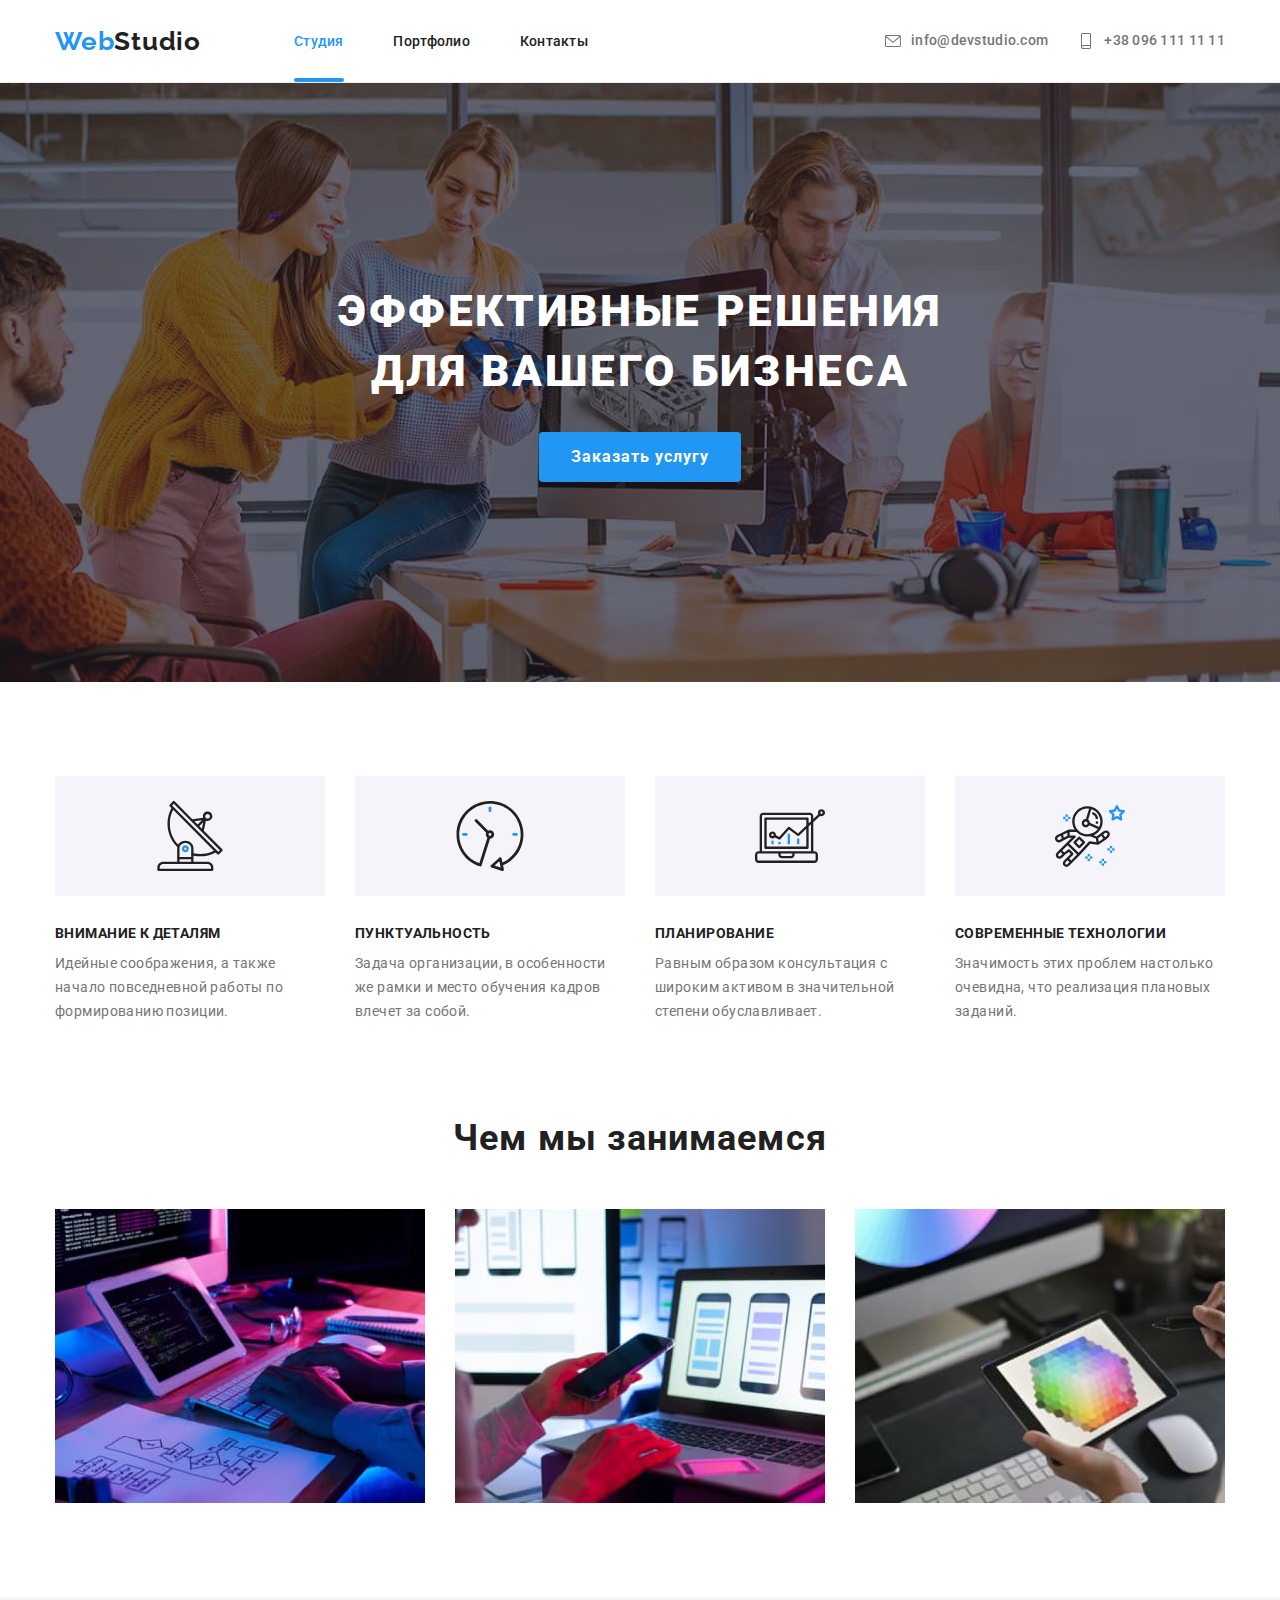
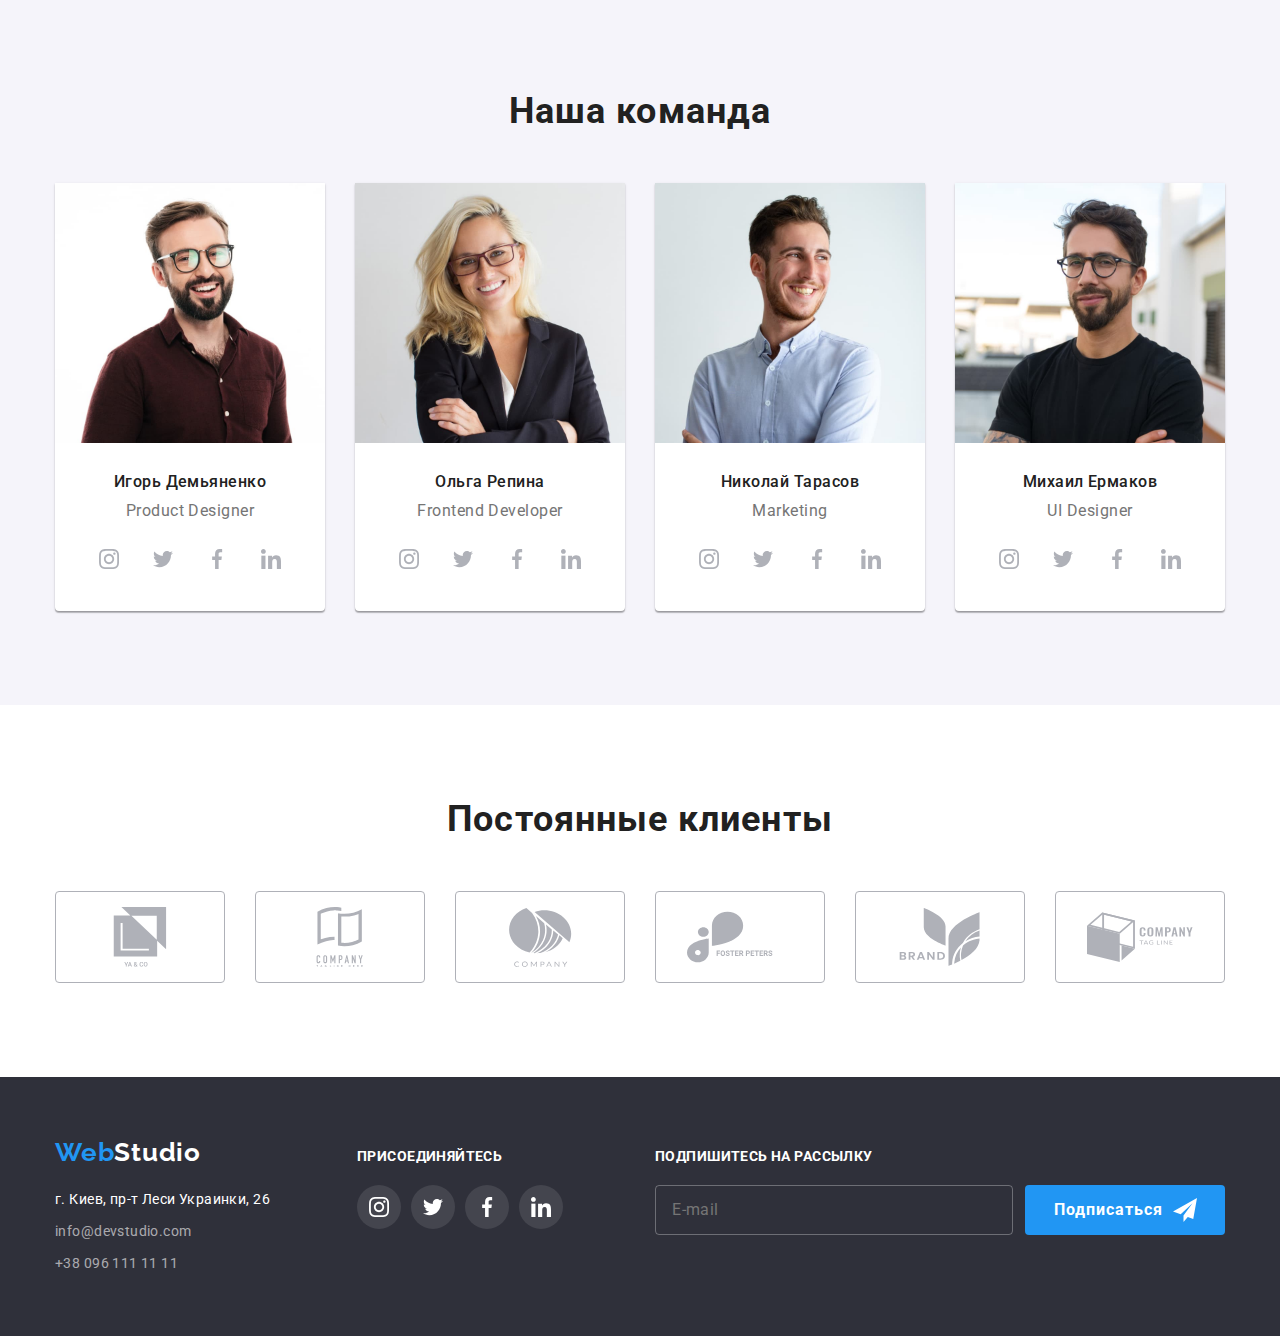
<file: index.html>
<!DOCTYPE html>
<html lang="ru">

<head>
    <meta charset="UTF-8">
    <meta http-equiv="X-UA-Compatible" content="IE=edge">
    <meta name="viewport" content="width=device-width, initial-scale=1.0">
    <link rel="stylesheet" href="./css/modern-normalize.css">
    <link
        href="https://fonts.googleapis.com/css2?family=Raleway:wght@700&family=Roboto:wght@400;500;700;900&display=swap"
        rel="stylesheet">
    <link rel="stylesheet" href="./css/main.min.css">
    <title>Студио</title>
</head>

<body>
    <header class="header">
        <div class="header__container container">
            <nav class="nav">
                <a class="logo link" lang="en" href="./index.html"><span>Web</span>Studio</a>
                <ul class="nav__list list">
                    <li>
                        <a href="./index.html" class="nav__link activ link">Студия
                        </a>
                    </li>
                    <li>
                        <a href="./portfolio.html" class="nav__link link">Портфолио</a>
                    </li>
                    <li>
                        <a href="#contacts" class="nav__link link">Контакты</a>
                    </li>
                </ul>
            </nav>
            <ul class="contacts-list list">
                <li class="contacts-list__item">
                    <a href="mailto:info@devstudio.com" class="contacts-list__link link">info@devstudio.com
                        <svg class="contacts-list__icon">
                            <use href="./images/icons.svg#envelope"></use>
                        </svg>
                    </a>
                </li>
                <li class="contacts-list__item">
                    <a href="tel:+380961111111" class="contacts-list__link link">+38 096 111 11 11
                        <svg class="contacts-list__icon">
                            <use href="./images/icons.svg#smartphone"></use>
                        </svg>
                    </a>
                </li>
            </ul>
            <button class="open-menu__btn" type="button">
                <svg  width="40" height="40" >
                    <use href="./images/icons.svg#icon-menu_40"></use>
                </svg>
            </button>
        </div>
        <!-- MOBILE-MENU -->
        <div class="mob-menu is-hidden">
            <button class="close-menu__btn" type="button">
                <svg width="40" height="40">
                    <use href="./images/icons.svg#icon-close_40"></use>
                </svg>
            </button>
            <div class="mob-menu__container">
                <div class="mobile-top">
                    <ul class="mob-menu__list list">
                        <li class="mob-menu__item">
                            <a href="./index.html" class="mob-menu__link mob-menu__link--activ link">Студия
                            </a>
                        </li>
                        <li class="mob-menu__item">
                            <a href="./portfolio.html" class="mob-menu__link link">Портфолио</a>
                        </li>
                        <li class="mob-menu__item">
                            <a href="#contacts" class="mob-menu__link link">Контакты</a>
                        </li>
                    </ul>
                </div>
            
                <div class="mobile-bottom">
                    <ul class="contacts-menu list">
                        <li class="contacts-menu__list">
                            <a href="tel:+380961111111" class="contacts-menu__tel link">+38 096 111 11 11</a>
                        </li>
                        <li class="contacts-menu__list">
                            <a href="mailto:info@devstudio.com" class="contacts-menu__mail link">info@devstudio.com</a>
                        </li>
                    </ul>

                    <ul class="social-mob-menu list">
                        <li class="social-mob-menu__list">
                            <a href="" class="social-mob-menu__link link">Instagram</a>
                        </li>
                        <li class="social-mob-menu__list">
                            <a href="" class="social-mob-menu__link link">Twitter</a>
                        </li>
                        <li class="social-mob-menu__list">
                            <a href="" class="social-mob-menu__link link">Facebook</a>
                        </li>
                        <li class="social-mob-menu__list">
                            <a href="" class="social-mob-menu__link link">LinkedIn</a>
                        </li>
                    </ul>
                </div>
            </div>
            
        </div>
    </header>

    <main>
        <section class="hero">
            <div class="container">
                <h1 class="hero__title">Эффективные решения для вашего бизнеса</h1>
                <button type="button" class="hero__btn" data-modal-open>Заказать услугу</button>
            </div>
        </section>

        <section class="about">
            <div class="container">
                <h2 class="title" hidden>О нас</h2>
                <ul class="about__list list">
                    <li class="about__item">
                        <div class="about__icons">
                            <svg width="70" height="70">
                                <use href="./images/icons.svg#antena"></use>
                            </svg>
                        </div>
                        <h3 class="about__title">Внимание к деталям</h3>
                        <p class="about__after-title">Идейные соображения, а также начало повседневной работы по
                            формированию позиции.
                        </p>
                    </li>
                    <li class="about__item">
                        <div class="about__icons">
                            <svg width="70" height="70">
                                <use href="./images/icons.svg#clock"></use>
                            </svg>
                        </div>
                        <h3 class="about__title">Пунктуальность</h3>
                        <p class="about__after-title">Задача организации, в особенности же рамки и место обучения кадров
                            влечет за собой.
                        </p>
                    </li>
                    <li class="about__item">
                        <div class="about__icons">
                            <svg width="70" height="70">
                                <use href="./images/icons.svg#diagram"></use>
                            </svg>
                        </div>
                            <h3 class="about__title">Планирование</h3>
                            <p class="about__after-title">Равным образом консультация с широким активом в значительной
                                степени обуславливает.
                        </p>
                    </li>
                    <li class="about__item">
                        <div class="about__icons">
                            <svg width="70" height="70">
                                <use href="./images/icons.svg#astronaut"></use>
                            </svg>
                        </div>
                        <h3 class="about__title">Современные технологии</h3>
                        <p class="about__after-title">Значимость этих проблем настолько очевидна, что реализация плановых
                            заданий.
                        </p>
                    </li>
                </ul>
            </div>
        </section>

        <section class="section service">
            <div class="container">
                <h2 class="title">Чем мы занимаемся</h2>
                <ul class="service__list list">
                    <li class="service__item">
                        <div class="service__thumb">
                            <img src="./images/box1.jpg" alt="Кодирование" width="370">
                            <h3 class="service__after-title">Десктопные Приложения</h3>
                        </div>
                    </li>
                    <li class="service__item">
                        <div class="service__thumb">
                            <img src="./images/box2.jpg" alt="Адаптирование" width="370">
                            <h3 class="service__after-title">мобильные Приложения</h3>
                        </div>
                    </li>
                    <li class="service__item">
                        <div class="service__thumb">
                            <img src="./images/box3.jpg" alt="Веб-дизайн" width="370">
                            <h3 class="service__after-title">дизайнерские решения</h3>
                        </div>
                    </li>
                </ul>
            </div>
        </section>

        <section class="section our-team ">
            <div class="container">
                <h2 class="title">Наша команда</h2>
                <ul class="our-team__list list">
                    <li class="our-team__item">
                        <picture>
                            <source srcset="./images/img1-desctop1x.jpg 1x, ./images/img1-desctop2x.jpg 2x" media="(min-width:1200px)"/>
                            <source srcset="./images/img1-tablet1x.jpg 1x, ./images/img1-tablet2x.jpg 2x" media="(min-width:768px)"/>
                            <source srcset="./images/img1-mobile1x.jpg 1x, ./images/img1-mobile2x.jpg 2x" media="(min-width:320px)"/>
                            <img src="./images/img1-desctop1x.jpg" alt="фото Игоря Демьяненко">
                        </picture>
                        <div class="our-team__content">
                            <h3 class="our-team__title">Игорь Демьяненко</h3>
                            <p class="our-team__aftertitle">Product Designer</p>
                            <ul class="our-team__social-list social list">
                                <li class="social__item">
                                    <a href=""
                                    class="social__link">
                                    <svg width="20" height="20">
                                        <use href="./images/icons.svg#instagram"></use>
                                    </svg>
                                    </a>
                                </li>
                                <li class="social__item">
                                    <a href=""
                                    class="social__link">
                                    <svg width="20" height="20">
                                        <use href="./images/icons.svg#twitter" ></use>
                                    </svg>
                                    </a>
                                </li>
                                <li class="social__item">
                                    <a href=""
                                    class="social__link">
                                    <svg width="20" height="20">
                                        <use href="./images/icons.svg#facebook" ></use>
                                    </svg>
                                    </a>
                                </li>
                                <li class="social__item">
                                    <a href=""
                                    class="social__link">
                                    <svg width="20" height="20">
                                        <use href="./images/icons.svg#linkedin" ></use>
                                    </svg>
                                    </a>
                                </li>
                            </ul>
                        </div>
                    </li>
                    <li class="our-team__item">
                        <picture>
                            <source srcset="./images/img2-desctop1x.jpg 1x, ./images/img2-desctop2x.jpg 2x" media="(min-width:1200px)" />
                            <source srcset="./images/img2-tablet1x.jpg 1x, ./images/img2-tablet2x.jpg 2x" media="(min-width:768px)" />
                            <source srcset="./images/img2-mobile1x.jpg 1x, ./images/img2-mobile2x.jpg 2x" media="(min-width:320px)" />
                            <img src="./images/img2-desctop1x.jpg" alt="фото Ольги Репиной">
                        </picture>
                        <div class="our-team__content">
                            <h3 class="our-team__title">Ольга Репина</h3>
                            <p class="our-team__aftertitle">Frontend Developer</p>
                            <ul class="our-team__social-list social list">
                                <li class="social__item">
                                    <a href=""
                                    class="social__link">
                                    <svg width="20" height="20">
                                        <use href="./images/icons.svg#instagram"></use>
                                    </svg>
                                    </a>
                                </li>
                                <li class="social__item">
                                    <a href=""
                                    class="social__link">
                                    <svg width="20" height="20">
                                        <use href="./images/icons.svg#twitter" ></use>
                                    </svg>
                                    </a>
                                </li>
                                <li class="social__item">
                                    <a href=""
                                    class="social__link">
                                    <svg width="20" height="20">
                                        <use href="./images/icons.svg#facebook" ></use>
                                    </svg>
                                    </a>
                                </li>
                                <li class="social__item">
                                    <a href=""
                                    class="social__link">
                                    <svg width="20" height="20">
                                        <use href="./images/icons.svg#linkedin" ></use>
                                    </svg>
                                    </a>
                                </li>
                            </ul>
                        </div>
                    </li>
                    <li class="our-team__item">
                        <picture>
                            <source srcset="./images/img3-desctop1x.jpg 1x, ./images/img3-desctop2x.jpg 2x" media="(min-width:1200px)" />
                            <source srcset="./images/img3-tablet1x.jpg 1x, ./images/img3-tablet2x.jpg 2x" media="(min-width:768px)" />
                            <source srcset="./images/img3-mobile1x.jpg 1x, ./images/img3-mobile2x.jpg 2x" media="(min-width:320px)" />
                            <img src="./images/img3-desctop1x.jpg" alt="фото Николая Тарасова">
                        </picture>
                        <div class="our-team__content">
                            <h3 class="our-team__title">Николай Тарасов</h3>
                            <p class="our-team__aftertitle">Marketing</p>
                            <ul class="our-team__social-list social list">
                                <li class="social__item">
                                    <a href=""
                                    class="social__link">
                                    <svg width="20" height="20">
                                        <use href="./images/icons.svg#instagram"></use>
                                    </svg>
                                    </a>
                                </li>
                                <li class="social__item">
                                    <a href=""
                                    class="social__link">
                                    <svg width="20" height="20">
                                        <use href="./images/icons.svg#twitter" ></use>
                                    </svg>
                                    </a>
                                </li>
                                <li class="social__item">
                                    <a href=""
                                    class="social__link">
                                    <svg width="20" height="20">
                                        <use href="./images/icons.svg#facebook" ></use>
                                    </svg>
                                    </a>
                                </li>
                                <li class="social__item">
                                    <a href=""
                                    class="social__link">
                                    <svg width="20" height="20">
                                        <use href="./images/icons.svg#linkedin" ></use>
                                    </svg>
                                    </a>
                                </li>
                            </ul>
                        </div>
                    </li>
                    <li class="our-team__item">
                        <picture>
                            <source srcset="./images/img4-desctop1x.jpg 1x, ./images/img4-desctop2x.jpg 2x" media="(min-width:1200px)" />
                            <source srcset="./images/img4-tablet1x.jpg 1x, ./images/img4-tablet2x.jpg 2x" media="(min-width:768px)" />
                            <source srcset="./images/img4-mobile1x.jpg 1x, ./images/img4-mobile2x.jpg 2x" media="(min-width:320px)" />
                            <img src="./images/img4-desctop1x.jpg" alt="фото Михаила Ермакова">
                        </picture>
                        <div class="our-team__content">
                            <h3 class="our-team__title">Михаил Ермаков</h3>
                            <p class="our-team__aftertitle">UI Designer</p>
                            <ul class="our-team__social-list social list">
                                <li class="social__item">
                                    <a href=""
                                    class="social__link">
                                    <svg width="20" height="20">
                                        <use href="./images/icons.svg#instagram"></use>
                                    </svg>
                                    </a>
                                </li>
                                <li class="social__item">
                                    <a href=""
                                    class="social__link">
                                    <svg width="20" height="20">
                                        <use href="./images/icons.svg#twitter" ></use>
                                    </svg>
                                    </a>
                                </li>
                                <li class="social__item">
                                    <a href=""
                                    class="social__link">
                                    <svg width="20" height="20">
                                        <use href="./images/icons.svg#facebook" ></use>
                                    </svg>
                                    </a>
                                </li>
                                <li class="social__item">
                                    <a href=""
                                    class="social__link">
                                    <svg width="20" height="20">
                                        <use href="./images/icons.svg#linkedin" ></use>
                                    </svg>
                                    </a>
                                </li>
                            </ul>
                        </div>
                    </li>
                </ul>
            </div>
        </section>

        <section class="section clients ">
            <div class="container">
                <h2 class="title">Постоянные клиенты</h2>
                <ul class="clients__list list">
                    <li class="clients__item">
                        <a href="" class="clients__link">
                            <svg width="106" height="60" >
                            <use href="./images/icons.svg#group1" ></use>
                            </svg>
                        </a>
                    </li>
                    <li class="clients__item">
                        <a href="" class="clients__link">
                            <svg width="106" height="60">
                            <use href="./images/icons.svg#group2"></use>
                            </svg>
                        </a>
                    </li>
                    <li class="clients__item">
                        <a href="" class="clients__link">
                            <svg width="106" height="60">
                            <use href="./images/icons.svg#group3"></use>
                            </svg>
                        </a>
                    </li>
                    <li class="clients__item">
                        <a href="" class="clients__link">
                            <svg width="106" height="60">
                            <use href="./images/icons.svg#group4"></use>
                            </svg>
                        </a>
                    </li>
                    <li class="clients__item">
                        <a href="" class="clients__link">
                            <svg width="106" height="60">
                            <use href="./images/icons.svg#group5"></use>
                            </svg>
                        </a>
                    </li>
                    <li class="clients__item">
                        <a href="" class="clients__link">
                            <svg width="106" height="60">
                            <use href="./images/icons.svg#group6"></use>
                            </svg>
                        </a>
                    </li>
                    
                </ul>
            </div>
        </section>
    </main>

    <footer class="footer">
        <div class="footer__container container">
            <div>
                <a class="footer__logo link" lang="en" href="./index.html"><span>Web</span>Studio</a>
                <address id="contacts">
                    <ul class="footer__address-list list">
                        <li class="footer__address-item"><a href="http://surl.li/anses" class="footer__address-link footer__address-link--color link ">г. Киев, пр-т Леси Украинки, 26</a></li>
                        <li class="footer__address-item"><a href="mailto:info@devstudio.com" class="footer__address-link link">info@devstudio.com</a></li>
                        <li class="footer__address-item"><a href="tel:+380961111111" class="footer__address-link link">+38 096 111 11 11</a>
                        </li>
                    </ul>
                </address>
            </div>
            <div class="footer__center">
                <h3 class="footer__title">ПРИСОЕДИНЯЙТЕСЬ</h3>
                <ul class="social list">
                    <li class="social__item">
                        <a href=""
                        class="social__link social__icons--color-light">
                        <svg width="20" height="20">
                            <use href="./images/icons.svg#instagram"></use>
                        </svg>
                        </a>
                    </li>
                    <li class="social__item">
                        <a href=""
                        class="social__link social__icons--color-light">
                        <svg  width="20" height="20">
                            <use href="./images/icons.svg#twitter" ></use>
                        </svg>
                        </a>
                    </li>
                    <li class="social__item">
                        <a href=""
                        class="social__link social__icons--color-light">
                        <svg  width="20" height="20">
                            <use href="./images/icons.svg#facebook" ></use>
                        </svg>
                        </a>
                    </li>
                    <li class="social__item ">
                        <a href=""
                        class="social__link social__icons--color-light">
                        <svg width="20" height="20">
                            <use href="./images/icons.svg#linkedin" ></use>
                        </svg>
                        </a>
                    </li>
                </ul>
            </div>
            <div class="footer__right">
                <b class="footer__title">ПОДПИШИТЕСЬ НА РАССЫЛКУ</b>
                <form class="footer__form">
                    <input type="email" name="mail" class="footer__form-mail" placeholder="E-mail" required>
                    <button type="submit" class="footer__btn">
                        Подписаться
                            <svg class="footer__icon-send" width="24" height="24">
                                <use href="./images/icons.svg#icon-send"></use>
                            </svg>
                    </button>
                </form>
            </div>
        </div>
    </footer>

    <!--Modal Window-->
    <div class="backdrop is-hidden" data-modal> <!---->
        <div class="modal">
            <button type="button" class="modal__close" data-modal-close >
                <svg width="18" height="18">
                    <use href="./images/icons.svg#close"></use> 
                </svg>
            </button>
            <b class="modal__title">Оставьте свои данные, мы вам перезвоним</b>
            <form action="#" class="modal-form" autocomplete="off">
                <label class="modal-form__label">Имя
                    <span class="modal-form__wrap">
                        <input type="text" name="name" class="modal-form__input" required>
                        <svg width="18" height="18" class="modal-form__icons">
                            <use href="./images/icons.svg#icon-person"></use>
                        </svg>
                    </span>
                </label>
                <label class="modal-form__label" >Телефон
                    <span class="modal-form__wrap">
                        <input type="tel" name="tel" class="modal-form__input" required>
                        <svg width="18" height="18" class="modal-form__icons">
                            <use href="./images/icons.svg#icon-phone-black"></use>
                        </svg>
                    </span>
                </label>
                <label class="modal-form__label">Почта  
                    <span class="modal-form__wrap">
                        <input type="email" name="mail" class="modal-form__input" required>
                        <svg width="18" height="18" class="modal-form__icons">
                            <use href="./images/icons.svg#icon-email"></use>
                        </svg>
                    </span>
                </label>
                <label class="modal-form__label">Комментарий
                    <textarea name="comment" class="modal-form__coment" placeholder="Введите текст"></textarea> 
                </label>
                <div class="modal-form__policy">
                    <label class="modal-form__text">
                        <input value="accept" type="checkbox" name="policy" class="modal-form__checkbox" required>
                        <span class="modal-form__checkbox-icon"></span>
                        Соглашаюсь с рассылкой и принимаю
                        <a href="#" class="modal-form__link">   Условия договора</a>
                    </label>
                </div> 
                <button type="submit" class="modal-form__btn">Отправить</button>
            </form>
        </div>
    </div>
    <script src="./js/modal.js"></script>
    <script src="./js/menu.js"></script>
</body>
</html>
</file>
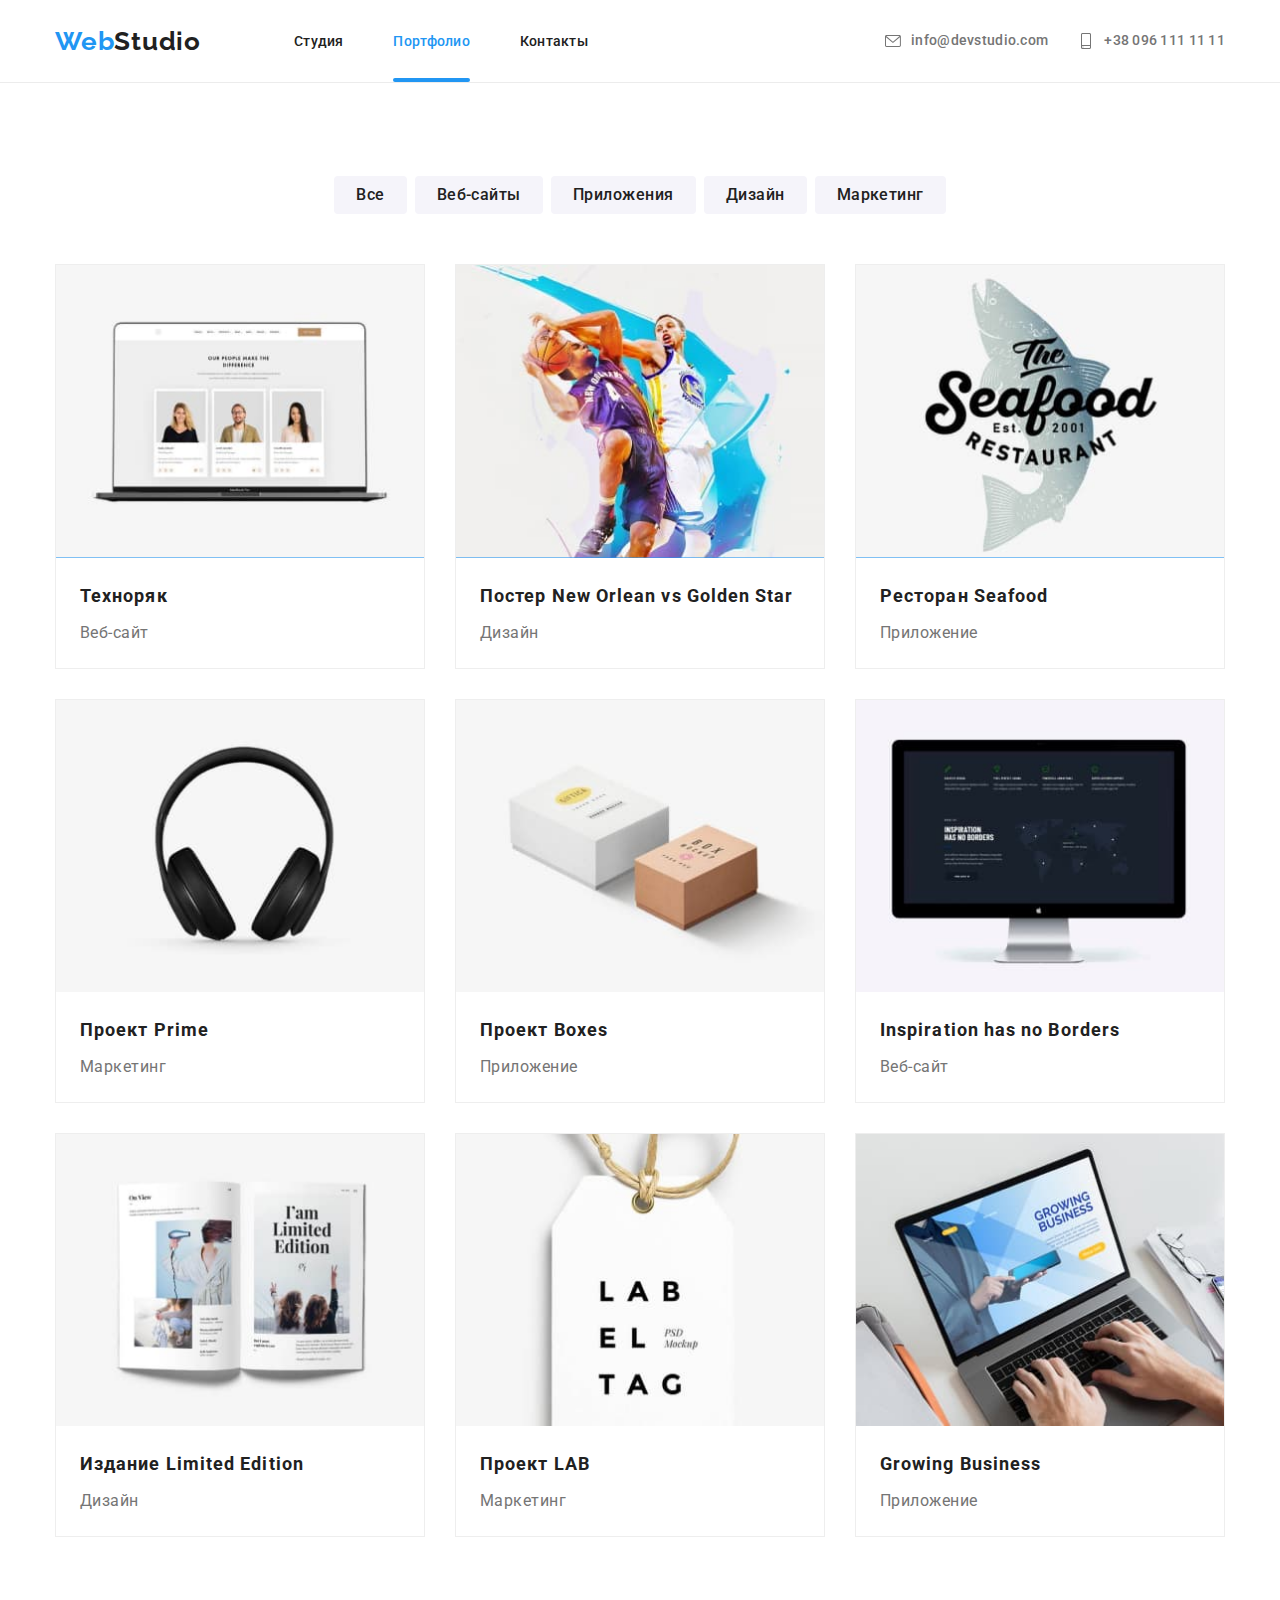
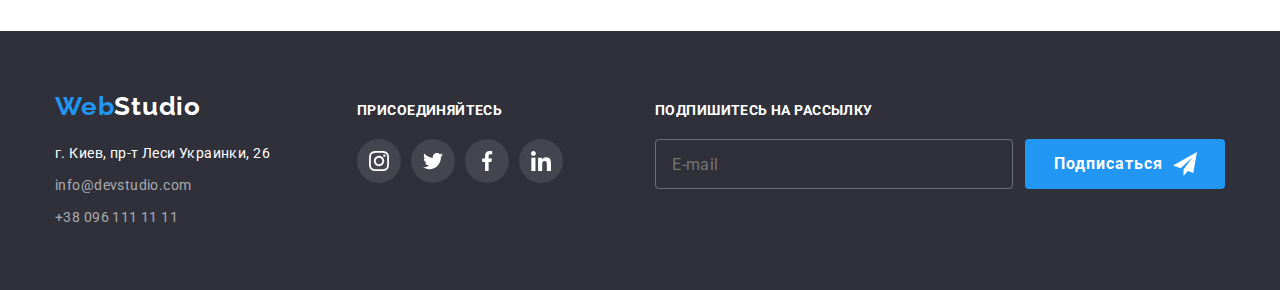
<file: portfolio.html>
<!DOCTYPE html>
<html lang="ru">
<head>
    <meta charset="UTF-8">
    <meta http-equiv="X-UA-Compatible" content="IE=edge">
    <meta name="viewport" content="width=device-width, initial-scale=1.0">
    <link rel="stylesheet" href="./css/modern-normalize.css">
    <link href="https://fonts.googleapis.com/css2?family=Raleway:wght@700&family=Roboto:wght@400;500;700;900&display=swap" rel="stylesheet"> 
    <link rel="stylesheet" href="./css/main.min.css">
    <title>Портфолио</title>
</head>
<body>
    <header class="header">
        <div class="header__container container">
            <nav class="nav">
                <a class="logo link" lang="en" href="./index.html"><span>Web</span>Studio</a>
                <ul class="nav__list list">
                    <li>
                        <a href="./index.html" class="nav__link  link">Студия
                        </a>
                    </li>
                    <li>
                        <a href="./portfolio.html" class="nav__link activ link">Портфолио</a>
                    </li>
                    <li>
                        <a href="#contacts" class="nav__link link">Контакты</a>
                    </li>
                </ul>
            </nav>
            <ul class="contacts-list list">
                <li class="contacts-list__item">
                    <a href="mailto:info@devstudio.com" class="contacts-list__link link">info@devstudio.com
                        <svg class="contacts-list__icon">
                            <use href="./images/icons.svg#envelope"></use>
                        </svg>
                    </a>
                </li>
                <li class="contacts-list__item">
                    <a href="tel:+380961111111" class="contacts-list__link link">+38 096 111 11 11
                        <svg class="contacts-list__icon">
                            <use href="./images/icons.svg#smartphone"></use>
                        </svg>
                    </a>
                </li>
            </ul>
            <button class="open-menu__btn" type="button">
                <svg width="40" height="40">
                    <use href="./images/icons.svg#icon-menu_40"></use>
                </svg>
            </button>
        </div>
        <!-- MOBILE-MENU -->
        <div class="mob-menu is-hidden">
            <button class="close-menu__btn" type="button">
                <svg width="40" height="40">
                    <use href="./images/icons.svg#icon-close_40"></use>
                </svg>
            </button>
            <div class="mob-menu__container">
                <div class="mobile-top">
                    <ul class="mob-menu__list list">
                        <li class="mob-menu__item">
                            <a href="./index.html" class="mob-menu__link  link">Студия
                            </a>
                        </li>
                        <li class="mob-menu__item">
                            <a href="./portfolio.html" class="mob-menu__link mob-menu__link--activ link">Портфолио</a>
                        </li>
                        <li class="mob-menu__item">
                            <a href="#contacts" class="mob-menu__link link">Контакты</a>
                        </li>
                    </ul>
                </div>
        
                <div class="mobile-bottom">
                    <ul class="contacts-menu list">
                        <li class="contacts-menu__list">
                            <a href="tel:+380961111111" class="contacts-menu__tel link">+38 096 111 11 11</a>
                        </li>
                        <li class="contacts-menu__list">
                            <a href="mailto:info@devstudio.com" class="contacts-menu__mail link">info@devstudio.com</a>
                        </li>
                    </ul>
        
                    <ul class="social-mob-menu list">
                        <li class="social-mob-menu__list">
                            <a href="" class="social-mob-menu__link link">instagram</a>
                        </li>
                        <li class="social-mob-menu__list">
                            <a href="" class="social-mob-menu__link link">twitter</a>
                        </li>
                        <li class="social-mob-menu__list">
                            <a href="" class="social-mob-menu__link link">facebook</a>
                        </li>
                        <li class="social-mob-menu__list">
                            <a href="" class="social-mob-menu__link link">linkedin</a>
                        </li>
                    </ul>
                </div>
            </div>
        
        </div>
    </header>

    <main>
            <section class="section button-section">
                <div class="container">
                    <!--список фильтров-->
                    <ul class="btn list">
                        <li class="btn__list"><button type="button" class="btn__item">Все</button></li>
                        <li class="btn__list"><button type="button" class="btn__item">Веб-сайты</button></li>
                        <li class="btn__list"><button type="button" class="btn__item">Приложения</button></li>
                        <li class="btn__list"><button type="button" class="btn__item">Дизайн</button></li>
                        <li class="btn__list"><button type="button" class="btn__item">Маркетинг</button></li>
                    </ul>
                    <!--портфолио-->
                    <h1 hidden>Портфолио</h1>
                    <ul class="portfolio list">
                        <li class="portfolio__item">
                            <a href="#" class="link">
                                <div class="portfolio__thumb">
                                    <picture>
                                        <source srcset="./images/person.jpg 1x, ./images/person-2x.jpg 2x" media="(min-width:1200px)" />
                                        <source srcset="./images/person-tablet1x.jpg 1x, ./images/person-tablet2x.jpg 2x" media="(min-width:768px)" />
                                        <source srcset="./images/person-mobile1x.jpg 1x, ./images/person-mobile2x.jpg 2x" media="(min-width:320px)" />
                                        <img src="./images/person.jpg" alt="техноряк">
                                    </picture>
                                    <p class="portfolio__description" >Технокряк это современная площадка распространения коронавируса. Компании используют эту платформу для цифрового шпионажа и атак на защищённые сервера конкурентов.</p>
                                </div>
                                <div class="portfolio__content">
                                    <h2 class="portfolio__title">Техноряк</h2>
                                    <p class="portfolio__aftertitle">Веб-сайт</p>
                                </div>
                            </a>
                        </li>
                        <li class="portfolio__item">
                            <a href="#" class="link">
                                <div class="portfolio__thumb">
                                    <picture>
                                        <source srcset="./images/bascketball.jpg 1x, ./images/bascketball-2x.jpg 2x" media="(min-width:1200px)" />
                                        <source srcset="./images/bascketball-tablet1x.jpg 1x, ./images/bascketball-tablet2x.jpg 2x" media="(min-width:768px)" />
                                        <source srcset="./images/bascketball-mobile1x.jpg 1x, ./images/bascketball-mobile2x.jpg 2x" media="(min-width:320px)" />
                                        <img src="./images/bascketball.jpg" alt="баскетбольный постер">
                                    </picture>
                                    <p class="portfolio__description" >Технокряк это современная площадка распространения коронавируса. Компании используют эту платформу для цифрового шпионажа и атак на защищённые сервера конкурентов.</p>
                                </div>
                                <div class="portfolio__content">
                                    <h2 class="portfolio__title">Постер New Orlean vs Golden Star</h2>
                                    <p class="portfolio__aftertitle">Дизайн</p>
                                </div>
                            </a>
                        </li>
                        <li class="portfolio__item">
                            <a href="#" class="link">
                                <div class="portfolio__thumb">
                                    <picture>
                                        <source srcset="./images/restoran.jpg 1x, ./images/restoran-2x.jpg 2x" media="(min-width:1200px)" />
                                        <source srcset="./images/restoran-tablet1x.jpg 1x, ./images/restoran-tablet2x.jpg 2x" media="(min-width:768px)" />
                                        <source srcset="./images/restoran-mobile1x.jpg 1x, ./images/restoran-mobile2x.jpg 2x" media="(min-width:320px)" />
                                        <img src="./images/restoran.jpg" alt="эмблема ресторана">
                                    </picture>
                                    <p class="portfolio__description" >Технокряк это современная площадка распространения коронавируса. Компании используют эту платформу для цифрового шпионажа и атак на защищённые сервера конкурентов.</p>
                                </div>
                                <div class="portfolio__content">
                                    <h2 class="portfolio__title">Ресторан Seafood</h2>
                                    <p class="portfolio__aftertitle">Приложение</p>
                                </div>
                            </a>
                        </li>
                        <li class="portfolio__item">
                            <a href="#" class="link">
                                <div class="portfolio__thumb">
                                    <picture>
                                        <source srcset="./images/headpfones.jpg 1x, ./images/headpfones-2x.jpg 2x" media="(min-width:1200px)" />
                                        <source srcset="./images/headpfones-tablet1x.jpg 1x, ./images/headpfones-tablet2x.jpg 2x" media="(min-width:768px)" />
                                        <source srcset="./images/headpfones-mobile1x.jpg 1x, ./images/headpfones-mobile2x.jpg 2x" media="(min-width:320px)" />
                                        <img src="./images/headpfones.jpg" alt="наушники" >
                                    </picture>
                                    <p class="portfolio__description" >Технокряк это современная площадка распространения коронавируса. Компании используют эту платформу для цифрового шпионажа и атак на защищённые сервера конкурентов.</p>
                                </div>
                                <div class="portfolio__content">
                                    <h2 class="portfolio__title">Проект Prime</h2>
                                    <p class="portfolio__aftertitle">Маркетинг</p>
                                </div>
                            </a>
                        </li>
                        <li class="portfolio__item">
                            <a href="#" class="link">
                                <div class="portfolio__thumb">
                                    <picture>
                                        <source srcset="./images/boxes.jpg 1x, ./images/boxes-2x.jpg 2x" media="(min-width:1200px)" />
                                        <source srcset="./images/boxes-tablet1x.jpg 1x, ./images/boxes-tablet2x.jpg 2x" media="(min-width:768px)" />
                                        <source srcset="./images/boxes-mobile1x.jpg 1x, ./images/boxes-mobile2x.jpg 2x" media="(min-width:320px)" />
                                        <img src="./images/boxes.jpg" alt="проект коробок">
                                    </picture>
                                    <p class="portfolio__description" >Технокряк это современная площадка распространения коронавируса. Компании используют эту платформу для цифрового шпионажа и атак на защищённые сервера конкурентов.</p>
                                </div>
                                <div class="portfolio__content">
                                    <h2 class="portfolio__title">Проект Boxes</h2>
                                    <p class="portfolio__aftertitle">Приложение</p>
                                </div>
                            </a>
                        </li>
                        <li class="portfolio__item">
                            <a href="#" class="link">
                                <div class="portfolio__thumb">
                                    <picture>
                                        <source srcset="./images/imac.jpg 1x, ./images/imac-2x.jpg 2x" media="(min-width:1200px)" />
                                        <source srcset="./images/imac-tablet1x.jpg 1x, ./images/imac-tablet2x.jpg 2x" media="(min-width:768px)" />
                                        <source srcset="./images/imac-mobile1x.jpg 1x, ./images/imac-mobile2x.jpg 2x" media="(min-width:320px)" />
                                        <img src="./images/imac.jpg" alt="компьютер apple">
                                    </picture>
                                    <p class="portfolio__description" >Технокряк это современная площадка распространения коронавируса. Компании используют эту платформу для цифрового шпионажа и атак на защищённые сервера конкурентов.</p>
                                </div>
                                <div class="portfolio__content">
                                    <h2 class="portfolio__title">Inspiration has no Borders</h2>
                                    <p class="portfolio__aftertitle">Веб-сайт</p>
                                </div>
                            </a>
                        </li>
                        <li class="portfolio__item">
                            <a href="#" class="link">
                                <div class="portfolio__thumb">
                                    <picture>
                                        <source srcset="./images/magasine.jpg 1x, ./images/magasine-2x.jpg 2x" media="(min-width:1200px)" />
                                        <source srcset="./images/magasine-tablet1x.jpg 1x, ./images/magasine-tablet2x.jpg 2x" media="(min-width:768px)" />
                                        <source srcset="./images/magasine-mobile1x.jpg 1x, ./images/magasine-mobile2x.jpg 2x" media="(min-width:320px)" />
                                        <img src="./images/magasine.jpg" alt="журнал">
                                    </picture>
                                    <p class="portfolio__description" >Технокряк это современная площадка распространения коронавируса. Компании используют эту платформу для цифрового шпионажа и атак на защищённые сервера конкурентов.</p>
                                </div>
                                <div class="portfolio__content">
                                    <h2 class="portfolio__title">Издание Limited Edition</h2>
                                    <p class="portfolio__aftertitle">Дизайн</p>
                                </div>
                            </a>
                        </li>
                        <li class="portfolio__item">
                            <a href="#" class="link">
                                <div class="portfolio__thumb">
                                    <picture>
                                        <source srcset="./images/label.jpg 1x, ./images/label-2x.jpg 2x" media="(min-width:1200px)" />
                                        <source srcset="./images/label-tablet1x.jpg 1x, ./images/label-tablet2x.jpg 2x" media="(min-width:768px)" />
                                        <source srcset="./images/label-mobile1x.jpg 1x, ./images/label-mobile2x.jpg 2x" media="(min-width:320px)" />
                                        <img src="./images/label.jpg" alt="бирка" >
                                    </picture>
                                    <p class="portfolio__description" >Технокряк это современная площадка распространения коронавируса. Компании используют эту платформу для цифрового шпионажа и атак на защищённые сервера конкурентов.</p>
                                </div>
                                <div class="portfolio__content">
                                    <h2 class="portfolio__title">Проект LAB</h2>
                                    <p class="portfolio__aftertitle">Маркетинг</p>
                                </div>
                            </a>
                        </li>
                        <li class="portfolio__item">
                            <a href="#" class="link">
                                <div class="portfolio__thumb">
                                    <picture>
                                        <source srcset="./images/app.jpg 1x, ./images/app-2x.jpg 2x" media="(min-width:1200px)" />
                                        <source srcset="./images/app-tablet1x.jpg 1x, ./images/app-tablet2x.jpg 2x" media="(min-width:768px)" />
                                        <source srcset="./images/app-mobile1x.jpg 1x, ./images/app-mobile2x.jpg 2x" media="(min-width:320px)" />
                                        <img src="./images/app.jpg" alt="приложение на компьютере">
                                    </picture>
                                    <p class="portfolio__description" >Технокряк это современная площадка распространения коронавируса. Компании используют эту платформу для цифрового шпионажа и атак на защищённые сервера конкурентов.</p>
                                </div>
                                <div class="portfolio__content">
                                    <h2 class="portfolio__title">Growing Business</h2>
                                    <p class="portfolio__aftertitle">Приложение</p>
                                </div>
                            </a>
                        </li>
                    </ul>
                </div>
            </section> 
    </main>
    <footer class="footer">
        <div class="footer__container container">
            <div>
                <a class="footer__logo link" lang="en" href="./index.html"><span>Web</span>Studio</a>
                <address id="contacts">
                    <ul class="footer__address-list list">
                        <li class="footer__address-item"><a href="http://surl.li/anses"
                                class="footer__address-link footer__address-link--color link ">г. Киев, пр-т Леси Украинки,
                                26</a></li>
                        <li class="footer__address-item"><a href="mailto:info@devstudio.com"
                                class="footer__address-link link">info@devstudio.com</a></li>
                        <li class="footer__address-item"><a href="tel:+380961111111" class="footer__address-link link">+38
                                096 111 11 11</a>
                        </li>
                    </ul>
                </address>
            </div>
            <div class="footer__center">
                <h3 class="footer__title">ПРИСОЕДИНЯЙТЕСЬ</h3>
                <ul class="social list">
                    <li class="social__item">
                        <a href="" class="social__link social__icons--color-light">
                            <svg width="20" height="20">
                                <use href="./images/icons.svg#instagram"></use>
                            </svg>
                        </a>
                    </li>
                    <li class="social__item">
                        <a href="" class="social__link social__icons--color-light">
                            <svg width="20" height="20">
                                <use href="./images/icons.svg#twitter"></use>
                            </svg>
                        </a>
                    </li>
                    <li class="social__item">
                        <a href="" class="social__link social__icons--color-light">
                            <svg width="20" height="20">
                                <use href="./images/icons.svg#facebook"></use>
                            </svg>
                        </a>
                    </li>
                    <li class="social__item ">
                        <a href="" class="social__link social__icons--color-light">
                            <svg width="20" height="20">
                                <use href="./images/icons.svg#linkedin"></use>
                            </svg>
                        </a>
                    </li>
                </ul>
            </div>
            <div class="footer__right">
                <b class="footer__title">ПОДПИШИТЕСЬ НА РАССЫЛКУ</b>
                <form class="footer__form">
                    <input type="email" name="mail" class="footer__form-mail" placeholder="E-mail" required>
                    <button type="submit" class="footer__btn">
                        Подписаться
                        <svg class="footer__icon-send" width="24" height="24">
                            <use href="./images/icons.svg#icon-send"></use>
                        </svg>
                    </button>
                </form>
            </div>
        </div>
    </footer>
    <script src="./js/menu.js"></script>
</body>
</file>
<file: css/main.min.css>
:root{--first-color: #212121;--second-color: #757575;--white-color: #ffffff;--white-color-transparent: #ffffff99;--variable-color: #2196f3;--backgroundcolor: #2f303a;--section-color: #f5f4fa;--border-color: #eeeeee;--icons-color: #afb1b8;--header-border-color: #ececec;--main-font: "roboto", sans-serif;--second-font: "raleway", sans-serif;--timeles: cubic-bezier(0.4, 0, 0.2, 1);--card-padding: 63px 24px;--modal-fon: #00000033;--modal-button-bg: #188ce8}body{font-family:var(--main-font, --second-font);color:var(--first-color)}h1,h2,h3{margin:0}ul{margin:0;padding:0}p{margin:0}img{display:block;height:auto;max-width:100%}.list{list-style:none}.link{text-decoration:none}.title{font-weight:700;font-size:36px;line-height:1.16;letter-spacing:.03em;text-align:center}@media screen and (max-width: 1199px){.title{font-size:28px;line-height:1.17}}.container{margin:0 auto;padding:0 15px;max-width:100%}@media screen and (min-width: 480px){.container{width:480px}}@media screen and (min-width: 768px){.container{width:768px}}@media screen and (min-width: 1200px){.container{width:1200px}}.section{padding:60px 0}@media screen and (min-width: 1200px){.section{padding:94px 0}}.logo,.footer__logo{font-weight:700;font-size:26px;line-height:1.19;letter-spacing:.03em;font-family:var(--second-font);color:inherit}.logo span,.footer__logo span{color:var(--variable-color)}@media screen and (max-width: 1199px){.logo,.footer__logo{font-size:24px;line-height:1.16}}@media screen and (max-width: 1199px){.footer__logo{text-align:center;display:block}}@media screen and (min-width: 1200px){.footer__logo{margin-right:86px}}.hero__btn{font-weight:700;font-size:16px;line-height:1.87;letter-spacing:.06em;color:var(--white-color);font-family:inherit;background-color:var(--variable-color);cursor:pointer;border-radius:4px;border:none;display:block;margin:30px auto 0;box-shadow:0px 4px 4px rgba(0,0,0,0.15);padding:10px 32px}@media screen and (max-width: 1199px){.button-section{padding:60px 0}}.btn{display:flex;flex-wrap:wrap}@media screen and (max-width: 767px){.btn{margin-bottom:40px}}@media screen and (min-width: 768px){.btn{justify-content:center}}@media screen and (min-width: 1200px){.btn{margin-bottom:50px}}.btn__list:not(:last-child){margin-right:8px}@media screen and (max-width: 399px){.btn__list:nth-last-child(3n){margin-top:15px}}@media screen and (max-width: 767px){.btn__list:nth-last-child(-n+2){margin-top:15px}}.btn__item{font-weight:500;font-size:16px;line-height:1.62;letter-spacing:.03em;font-family:inherit;cursor:pointer;text-align:center;color:var(--first-color);border-radius:4px;border:none;padding:6px 22px;background-color:var(--section-color);transition:color 250ms var(--timeles),background-color 250ms var(--timeles),border-color 250ms var(--timeles),box-shadow 250ms var(--timeles)}.btn__item:hover,.btn__item:focus{color:var(--white-color);background-color:var(--variable-color);border-color:var(--variable-color);box-shadow:0px 3px 1px rgba(0,0,0,0.1),0px 1px 2px rgba(0,0,0,0.08),0px 2px 2px rgba(0,0,0,0.12)}.is-hidden{opacity:0;pointer-events:none}.backdrop{background-color:var(--modal-fon);position:fixed;top:0;left:0;width:100%;height:100%;transition:opacity 250ms var(--timeles)}.modal{background-color:var(--white-color);position:absolute;top:50%;left:50%;transform:translate(-50%, -50%) scale(1);transition:transform 250ms var(--timeles);display:block;max-height:609px;max-width:450px;width:calc(100vw - 30px);padding:40px}.is-hidden .modal{transform:translate(-50%, -50%) scale(1.2)}@media screen and (min-width: 480px){.modal{width:450px;max-width:100%;max-height:609px}}@media screen and (min-width: 1200px){.modal{width:528px;height:581px}}.modal__close{cursor:pointer;position:absolute;right:8px;top:8px;width:30px;height:30px;display:flex;justify-content:center;align-items:center;background-color:transparent;border:1px solid rgba(0,0,0,0.1);border-radius:50%;transition:fill 250ms var(--timeles)}.modal__close:hover{fill:var(--variable-color)}.modal__title{font-weight:700;font-size:20px;line-height:1.15;letter-spacing:.03em;font-family:var(--main-font, sans-serif);text-align:center;color:var(--first-color, black);display:block}.modal-form{margin-top:12px}.modal-form__label{font-weight:400;font-size:12px;line-height:1.16;letter-spacing:.01em;font-family:var(--main-font, sans-serif);color:var(--second-color, grey);display:block}.modal-form__wrap{position:relative;display:block;margin-top:4px;margin-bottom:10px}.modal-form__input{width:100%;height:40px;border:1px solid rgba(33,33,33,0.2);border-radius:4px;padding:0 0 0 42px;font-family:var(--main-font, sans-serif);font-size:14px;line-height:1.14;letter-spacing:0.01em;color:var(--first-color, black);background-color:transparent;transition:outline 250ms var(--timeles)}.modal-form__input:focus{outline:1px solid var(--variable-color);border:none}.modal-form__icons{position:absolute;top:50%;transform:translateY(-50%);left:12px;transition:fill 250ms var(--timeles)}.modal-form__input:focus+.modal-form__icons{fill:var(--variable-color)}.modal-form__coment{font-weight:400;font-size:14px;line-height:1.14;letter-spacing:.01em;width:100%;height:120px;border:1px solid rgba(33,33,33,0.2);border-radius:4px;margin-top:4px;margin-bottom:17px;padding:12px 16px;resize:none;font-family:var(--main-font, sans-serif);color:var(--first-color, black)}.modal-form__coment:focus{outline:1px solid var(--variable-color);border:none}.modal-form__coment::placeholder{color:rgba(117,117,117,0.5)}.modal-form__policy{display:flex;align-items:center;justify-content:center}.modal-form__text{font-weight:400;font-size:12px;line-height:1.16;letter-spacing:.03em;display:flex;align-items:center;font-family:var(--main-font, sans-serif);color:var(--second-color, grey)}@media screen and (min-width: 1200px){.modal-form__text{font-size:14px;line-height:1.71}}.modal-form__checkbox{position:absolute;width:1px;height:1px;margin:-1px;border:0;padding:0;clip:rect(0 0 0 0);overflow:hidden}.modal-form__checkbox-icon{display:inline-block;width:16px;height:15px;background-color:transparent;border:2px var(--first-color) solid;border-radius:4px;margin-right:7px}.modal-form__checkbox:checked+.modal-form__checkbox-icon{background-color:var(--variable-color);border:none;background-image:url("../images/icon-check1.svg");background-size:cover;background-position:center;background-repeat:no-repeat}.modal-form__link{color:var(--variable-color)}.modal-form__btn{font-weight:700;font-size:16px;line-height:1.87;letter-spacing:.06em;color:var(--white-color);font-family:inherit;background-color:var(--modal-button-bg);cursor:pointer;border-radius:4px;box-shadow:0px 4px 4px rgba(0,0,0,0.15);border:none;display:flex;justify-content:center;align-items:center;margin:30px auto 40px;padding:10px 55px 10px 56px}.social{display:flex;justify-content:center}.social__item{width:44px;height:44px}.social__item+.social__item{margin-left:10px}.social__link{width:100%;height:100%;display:flex;align-items:center;justify-content:center;border-radius:50%;fill:var(--icons-color);transition:color 250ms var(--timeles),background-color 250ms var(--timeles)}.social__link:hover,.social__link:focus{background-color:var(--variable-color);fill:var(--white-color)}.social__icons--color-light{fill:var(--white-color);background-color:rgba(255,255,255,0.1)}.header{outline:var(--header-border-color) solid 1px}@media screen and (max-width: 767px){.header{padding:16px 0}}.header__container{display:flex;align-items:center;justify-content:space-between;position:relative}@media screen and (min-width: 768px){.nav{display:flex;align-items:center}}.nav__list{display:flex;margin-left:88px}@media screen and (max-width: 767px){.nav__list{display:none}}@media screen and (min-width: 768px){.nav__list{padding:32px 0;width:294px;justify-content:space-between}}@media screen and (min-width: 1200px){.nav__list{margin-left:93px}}.nav__link{font-weight:500;font-size:14px;line-height:1.14;letter-spacing:.02em;position:relative;color:inherit;transition:color 250ms var(--timeles)}.nav__link:hover,.nav__link:focus{color:var(--variable-color)}.nav__link.activ::after{position:absolute;left:0;bottom:-33px;content:"";width:100%;height:4px;border-radius:2px;background-color:var(--variable-color)}.activ{color:var(--variable-color)}@media screen and (max-width: 767px){.contacts-list{display:none}}@media screen and (min-width: 1200px){.contacts-list{display:flex}}@media screen and (max-width: 1199px){.contacts-list__item:not(:last-child){margin-bottom:10px}}@media screen and (min-width: 1200px){.contacts-list__item:not(:last-child){margin-right:30px}}.contacts-list__link{display:flex;flex-direction:row-reverse;justify-content:flex-end;align-items:center;color:var(--second-color);transition:color 250ms var(--timeles)}.contacts-list__link:hover,.contacts-list__link:focus{color:var(--variable-color)}@media screen and (min-width: 768px){.contacts-list__link{font-weight:500;font-size:12px;line-height:1.16;letter-spacing:.02em}}@media screen and (min-width: 1200px){.contacts-list__link{font-size:14px;line-height:1.14}}.contacts-list__icon{width:1rem;height:1rem;fill:currentColor;margin-right:10px}.open-menu__btn{cursor:pointer;position:absolute;right:10px;bottom:0;transform:translateY(10px);padding:0;background-color:transparent;border:none;transition:fill 250ms var(--timeles)}.open-menu__btn:hover{fill:var(--variable-color)}@media screen and (min-width: 768px){.open-menu__btn{display:none}}.close-menu__btn{cursor:pointer;position:absolute;right:15px;top:10px;padding:0;display:flex;background-color:transparent;border:none;transition:fill 250ms var(--timeles)}.close-menu__btn:hover{fill:var(--variable-color)}.mob-menu{position:fixed;background-color:#fff;width:100vw;height:100vh;top:0;padding:48px 40px;z-index:999}.mob-menu__item:not(:last-child){margin-bottom:32px}.mob-menu__container{display:flex;justify-content:space-between;flex-direction:column;height:100%}.mob-menu__link{font-weight:500;font-size:40px;line-height:1.17;letter-spacing:.02em;color:var(--first-color)}.mob-menu__link:hover,.mob-menu__link:focus{color:var(--variable-color)}.mob-menu__link--activ{color:var(--variable-color)}.contacts-menu{margin-bottom:64px}.contacts-menu__tel{font-weight:500;font-size:24px;line-height:1.16;letter-spacing:.02em;margin-bottom:32px;display:block;color:var(--variable-color)}@media screen and (min-width: 480px){.contacts-menu__tel{font-size:34px;line-height:1.17}}.contacts-menu__mail{color:var(--second-color);display:block;font-weight:500;font-size:24px;line-height:1.16;letter-spacing:.02em}.social-mob-menu{max-width:480px;display:flex;flex-wrap:wrap}.social-mob-menu__list{position:relative}.social-mob-menu__list:not(:last-child){margin-right:20px}.social-mob-menu__list:not(:last-child)::after{content:"";position:absolute;display:block;width:0px;height:22px;top:0;right:0;transform:translateX(10px);border:1px solid rgba(33,33,33,0.2)}.social-mob-menu__link{display:block;color:var(--variable-color);font-weight:500;font-size:18px;line-height:1.2;letter-spacing:.02em;text-decoration:underline}.hero{padding:118px 0;background-repeat:no-repeat;background-position:center;background-size:cover;background-image:linear-gradient(rgba(47,48,58,0.4), rgba(47,48,58,0.4)),url(../images/hero1mobile.jpg)}@media (min-device-pixel-ratio: 2), (min-resolution: 192dpi), (min-resolution: 2dppx){.hero{background-image:url(../images/hero2mobile.jpg)}}@media screen and (min-width: 768px){.hero{background-image:linear-gradient(rgba(47,48,58,0.4), rgba(47,48,58,0.4)),url(../images/hero1tablet.jpg)}}@media screen and (min-width: 768px) and (min-device-pixel-ratio: 2), screen and (min-width: 768px) and (min-resolution: 192dpi), screen and (min-width: 768px) and (min-resolution: 2dppx){.hero{background-image:url(../images/hero2tablet.jpg)}}@media screen and (min-width: 1200px){.hero{padding:200px 0;background-image:linear-gradient(rgba(47,48,58,0.4), rgba(47,48,58,0.4)),url(../images/hero-img.jpg)}}@media screen and (min-width: 1200px) and (min-device-pixel-ratio: 2), screen and (min-width: 1200px) and (min-resolution: 192dpi), screen and (min-width: 1200px) and (min-resolution: 2dppx){.hero{background-image:url(../images/hero2-img.jpg)}}@media screen and (min-width: 0){.hero__title{font-weight:900;font-size:26px;line-height:1.61;letter-spacing:.06em;text-transform:uppercase;color:var(--white-color);text-align:center;max-width:360px;margin:0 auto}}@media screen and (min-width: 1200px){.hero__title{font-weight:900;font-size:44px;line-height:1.36;letter-spacing:.06em;max-width:696px;margin:0 auto}}@media screen and (max-width: 1199px){.about{padding:60px 0}}@media screen and (min-width: 1200px){.about{padding-top:94px}}@media screen and (min-width: 768px) and (max-width: 1199px){.about__list{display:flex;flex-wrap:wrap;margin-left:-30px;margin-top:-30px}}@media screen and (min-width: 1200px){.about__list{display:flex;justify-content:space-between}}@media screen and (min-width: 768px) and (max-width: 1199px){.about__item{width:calc((100% - 2 * 30px) / 2);margin-left:30px;margin-top:30px}}@media screen and (max-width: 767px){.about__item:not(:last-child){margin-bottom:30px}}@media screen and (min-width: 1200px){.about__item{width:270px}}.about__icons{height:120px;margin-bottom:30px;background-color:var(--section-color);display:flex;justify-content:center;align-items:center}.about__title{font-weight:700;font-size:14px;line-height:1.14;letter-spacing:.03em;text-transform:uppercase;text-align:center}@media screen and (min-width: 768px){.about__title{text-align:start}}.about__after-title{font-weight:400;font-size:14px;line-height:1.71;letter-spacing:.03em;color:var(--second-color);margin-top:10px}@media screen and (max-width: 1199px){.service{display:none}}@media screen and (min-width: 1200px){.service .title{font-size:36px;line-height:1.16}}.service__list{display:flex;margin-top:50px}.service__item{position:relative}.service__item:not(:last-child){margin-right:30px}.service__thumb{overflow:hidden;position:relative}.service__after-title{font-weight:700;font-size:14px;line-height:1.14;letter-spacing:.03em;text-transform:uppercase;position:absolute;color:var(--white-color);width:100%;height:70px;display:flex;justify-content:center;align-items:center;background-color:rgba(47,48,58,0.8);bottom:0;overflow:hidden;transform:translateY(100%);transition:transform 250ms var(--timeles)}.service__item:hover .service__after-title{transform:translateY(0)}.our-team{background-color:var(--section-color)}@media screen and (max-width: 767px){.our-team__list{margin-top:30px}}@media screen and (min-width: 768px) and (max-width: 1199px){.our-team__list{display:flex;flex-wrap:wrap;margin-left:-30px}}@media screen and (min-width: 1200px){.our-team__list{display:flex;justify-content:space-between;margin-top:50px}}.our-team__item{background-color:var(--white-color);border-radius:0 0 4px 4px;transition:box-shadow 250ms var(--timeles);box-shadow:0px 1px 3px rgba(0,0,0,0.12),0px 1px 1px rgba(0,0,0,0.14),0px 2px 1px rgba(0,0,0,0.2)}@media screen and (max-width: 767px){.our-team__item:not(:last-child){margin-bottom:30px}}@media screen and (min-width: 768px) and (max-width: 1199px){.our-team__item{width:calc((100% - 2 * 30px) / 2);margin-left:30px;margin-top:30px}}@media screen and (min-width: 1200px){.our-team__item{width:270px;height:428px}}.our-team__content{padding:30px 0 30px;text-align:center}.our-team__title{font-weight:500;font-size:16px;line-height:1.18;letter-spacing:.03em}.our-team__aftertitle{font-weight:400;font-size:16px;line-height:1.18;letter-spacing:.03em;color:var(--second-color);margin-top:10px;margin-bottom:16px}@media screen and (max-width: 1199px){.clients .title{font-size:28px;line-height:1.17}}@media screen and (max-width: 1199px){.clients__list{display:flex;flex-wrap:wrap;margin-left:-30px}}@media screen and (min-width: 1200px){.clients__list{margin-top:50px;display:flex;flex-wrap:wrap;justify-content:space-between}}@media screen and (max-width: 1199px){.clients__item{width:calc((100% - 2 * 30px) / 2);height:92px;margin-left:30px;margin-top:30px}}@media screen and (min-width: 768px){.clients__item{width:calc((100% - 6 * 15px) / 3)}}@media screen and (min-width: 1200px){.clients__item{width:170px;height:92px}}@media screen and (min-width: 0){.clients__link{width:100%;height:100%;border:1px solid #afb1b8;border-radius:4px;display:flex;justify-content:center;align-items:center;fill:var(--icons-color);transition:fill 250ms var(--timeles),border 250ms var(--timeles)}.clients__link:hover,.clients__link:focus{fill:var(--variable-color);border:1px solid var(--variable-color)}}.footer{color:var(--white-color);background-color:var(--backgroundcolor);padding:60px 0}@media screen and (min-width: 768px){.footer__container{display:flex;flex-wrap:wrap;justify-content:center;align-items:baseline}}@media screen and (min-width: 1200px){.footer__container{justify-content:flex-start}}@media screen and (max-width: 1199px){.footer__address-list{margin-top:20px;text-align:center}}@media screen and (min-width: 1200px){.footer__address-list{text-align:start;margin-top:20px}}.footer__address-item:not(:first-child){margin-top:8px}.footer__address-link{font-weight:400;font-size:14px;line-height:1.71;letter-spacing:.03em;font-style:normal;color:var(--white-color-transparent)}.footer__address-link--color{color:inherit}@media screen and (max-width: 767px){.footer__center{margin-top:60px}}@media screen and (min-width: 768px){.footer__center{margin-left:165px}}@media screen and (min-width: 1200px){.footer__center{margin-left:70px}}.footer__title{font-weight:700;font-size:14px;line-height:1.14;letter-spacing:.03em;margin-bottom:20px;display:block}@media screen and (max-width: 1199px){.footer__title{text-align:center}}@media screen and (max-width: 1199px){.footer__right{margin-top:60px}}@media screen and (min-width: 1200px){.footer__right{margin-left:92px}}@media screen and (min-width: 1200px){.footer__form{display:flex}}.footer__form-mail{font-weight:400;font-size:16px;line-height:1.25;letter-spacing:.03em;height:50px;background-color:transparent;border:1px solid rgba(255,255,255,0.3);font-family:var(--main-font, sans-serif);font-style:normal;display:flex;align-items:center;color:var(--white-color, white);padding-left:16px;border-radius:4px}.footer__form-mail:focus{outline:transparent}@media screen and (max-width: 1199px){.footer__form-mail{width:100%;margin-bottom:20px}}@media screen and (min-width: 768px){.footer__form-mail{width:450px}}@media screen and (min-width: 1200px){.footer__form-mail{width:358px}}.footer__btn{font-weight:700;font-size:16px;line-height:1.87;letter-spacing:.06em;color:var(--white-color);font-family:inherit;background-color:var(--variable-color);cursor:pointer;border-radius:4px;border:none;display:flex;justify-content:center;align-items:center;margin-left:12px;padding:10px 28px 10px 29px}@media screen and (max-width: 1199px){.footer__btn{margin:0 auto}}.footer__icon-send{margin-left:10px}@media screen and (min-width: 768px){.portfolio{display:flex;flex-wrap:wrap;margin-left:-30px}}@media screen and (min-width: 1200px){.portfolio{margin-top:-30px}}.portfolio__item{background-color:var(--white-color);border:1px solid var(--border-color);transition:box-shadow 250ms var(--timeles)}.portfolio__item.portfolio__item:hover{box-shadow:0px 1px 1px rgba(0,0,0,0.12),0px 4px 4px rgba(0,0,0,0.06),1px 4px 6px rgba(0,0,0,0.16)}@media screen and (max-width: 767px){.portfolio__item:not(:last-child){margin-bottom:30px}}@media screen and (min-width: 768px){.portfolio__item{flex-basis:calc((100% - 4 * 15px) / 2);margin-left:30px;margin-top:30px}}@media screen and (min-width: 1200px){.portfolio__item{flex-basis:calc((100% - 90px) / 3)}}.portfolio__thumb{position:relative;overflow:hidden}.portfolio__description{font-weight:400;font-size:18px;line-height:1.5;letter-spacing:.03em;position:absolute;width:100%;height:100%;top:0;left:0;overflow:hidden;transform:translateY(100%);transition:transform 250ms var(--timeles);color:var(--white-color);padding:var(--card-padding);background-color:rgba(32,148,243,0.9)}.portfolio__thumb:hover .portfolio__description{transform:translateY(0)}.portfolio__content{padding:20px 24px}.portfolio__title{font-weight:700;font-size:18px;line-height:2;letter-spacing:.06em;color:var(--first-color);margin-bottom:4px}.portfolio__aftertitle{font-weight:400;font-size:16px;line-height:1.87;letter-spacing:.03em;color:var(--second-color)}
/*# sourceMappingURL=main.min.css.map */
</file>
